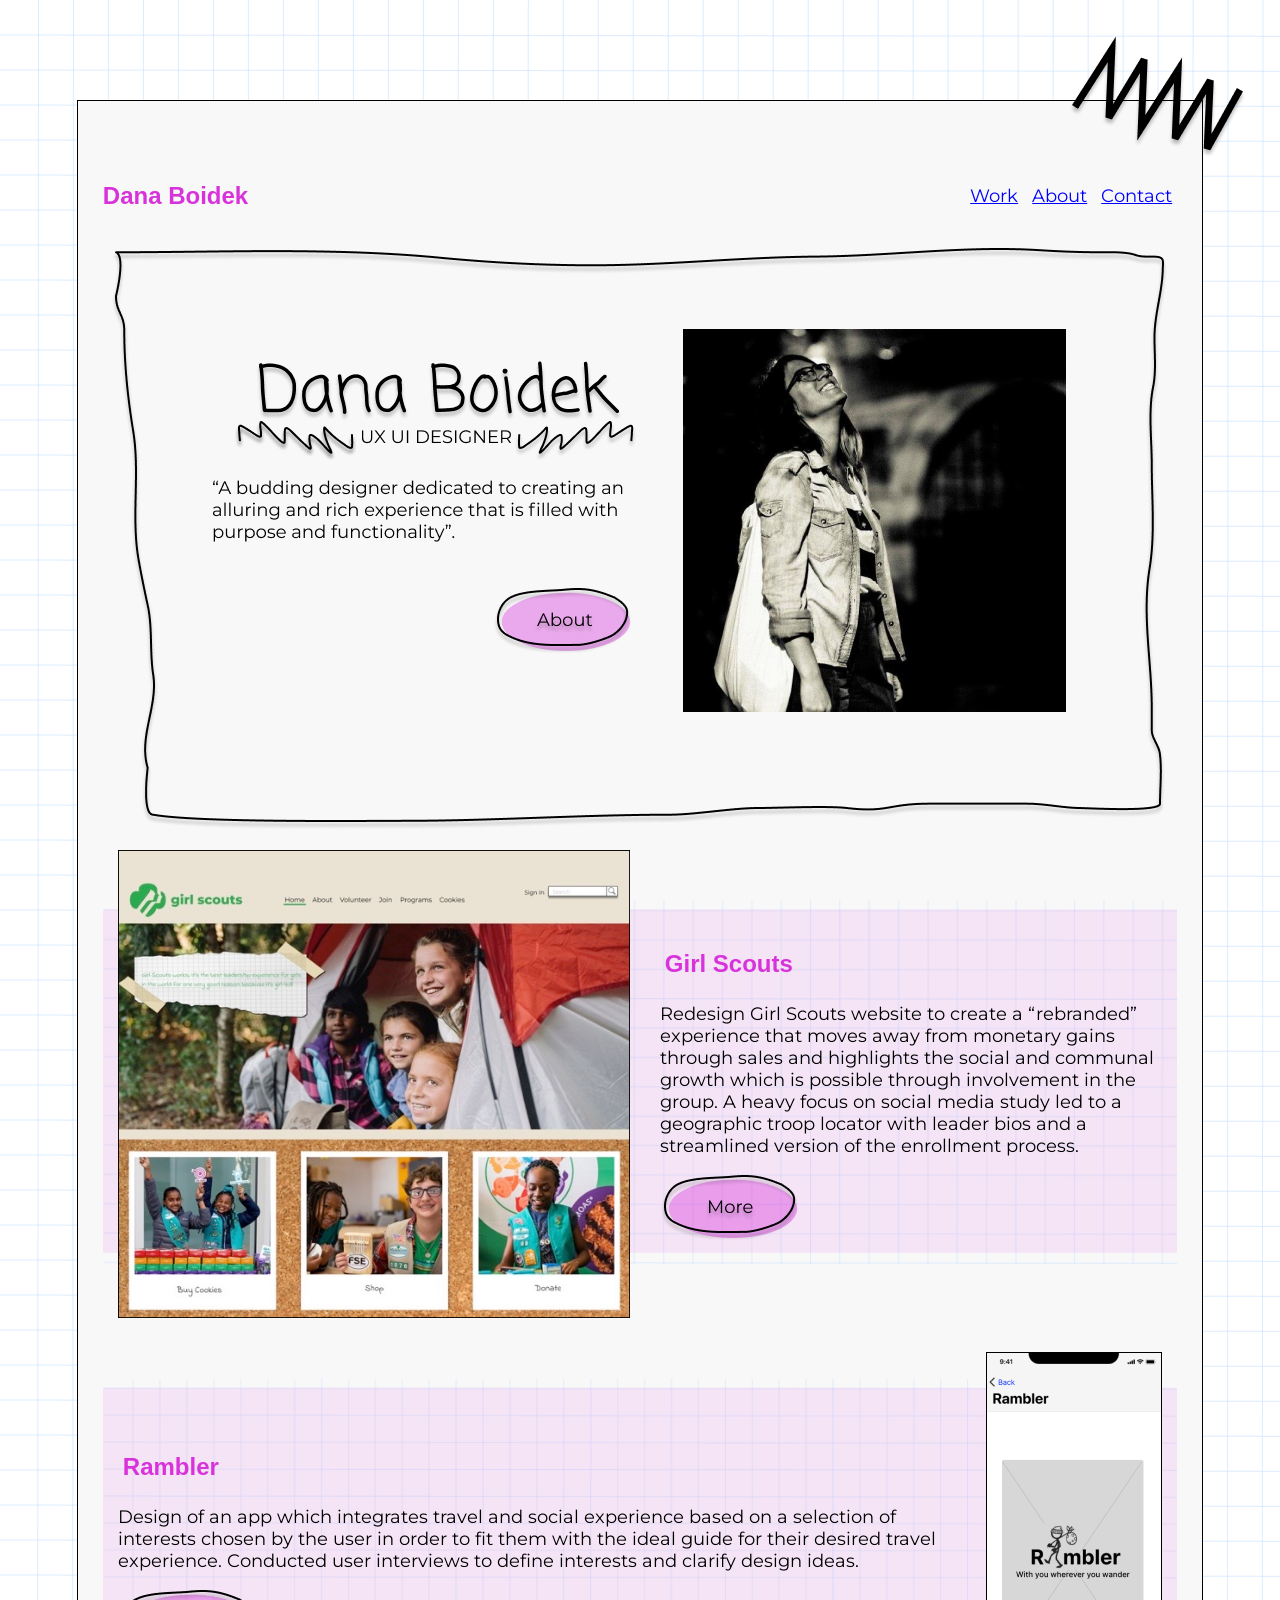
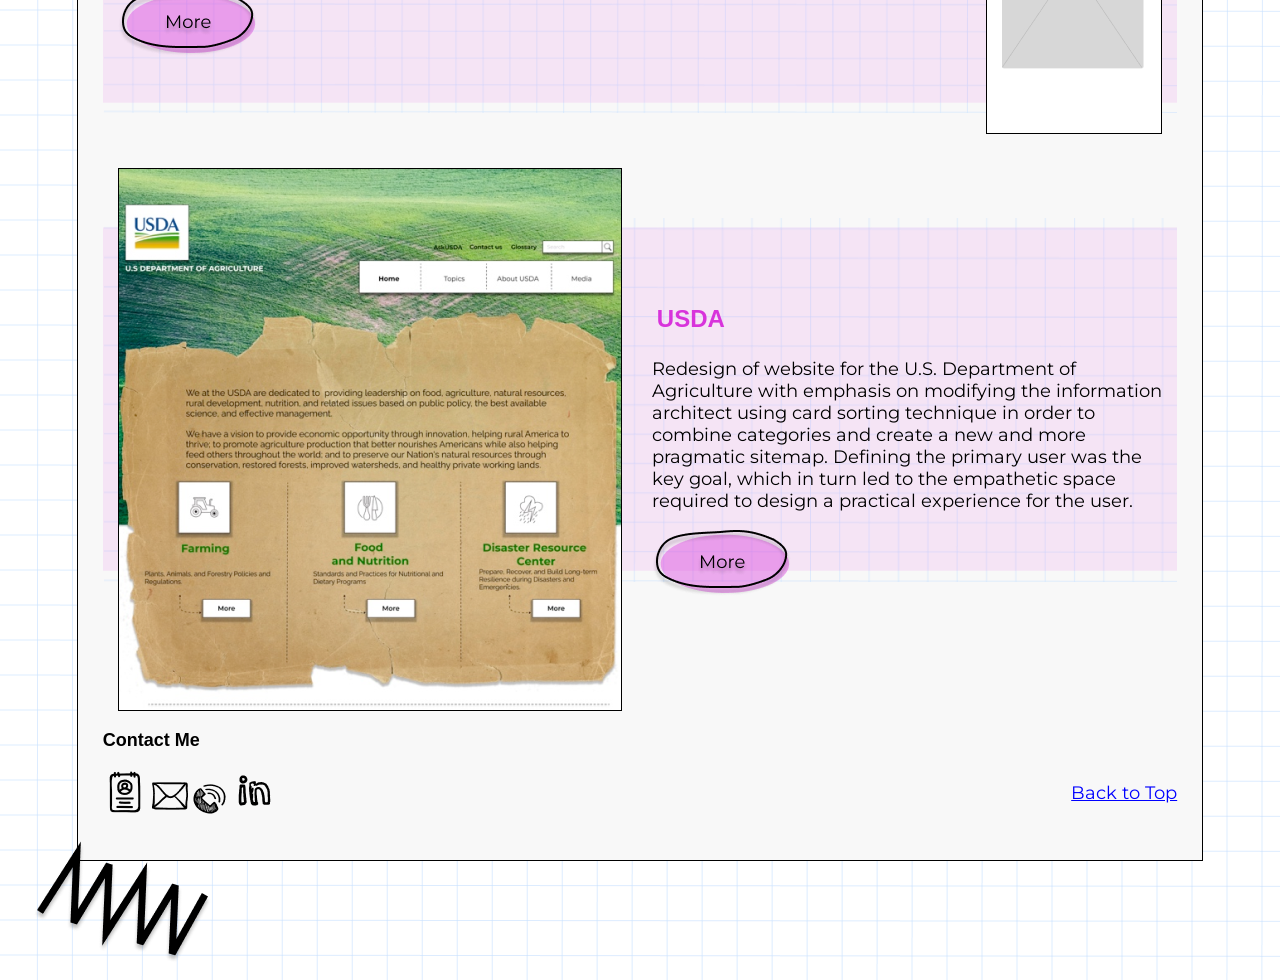
<file: index.html>
<!DOCTYPE html>
<html lang="en">

<head>
  <!-- Hotjar Tracking Code for https://danaboidek.github.io/code--main/ -->
<script>
  (function(h,o,t,j,a,r){
      h.hj=h.hj||function(){(h.hj.q=h.hj.q||[]).push(arguments)};
      h._hjSettings={hjid:2420835,hjsv:6};
      a=o.getElementsByTagName('head')[0];
      r=o.createElement('script');r.async=1;
      r.src=t+h._hjSettings.hjid+j+h._hjSettings.hjsv;
      a.appendChild(r);
  })(window,document,'https://static.hotjar.com/c/hotjar-','.js?sv=');
</script>
  
  <!-- Global site tag (gtag.js) - Google Analytics -->
<script async src="https://www.googletagmanager.com/gtag/js?id=G-JRG1FPZ1K0"></script>
<script>
  window.dataLayer = window.dataLayer || [];
  function gtag(){dataLayer.push(arguments);}
  gtag('js', new Date());

  gtag('config', 'G-JRG1FPZ1K0');
</script>
  <meta charset="UTF-8">
  <meta name="viewport" content="width=device-width, initial-scale=1.0">
  <link href="style.css" type="text/css" rel="stylesheet">
  <title>Dana Boidek</title>
</head>

<body>

  <div class="outsidediv" id="backtotop">

  <div class="display-block">
    <img src="images/Vector_98.png" class="float-right">
  </div>

  <main>
      <header>
        <nav>
          <a href="index.html" id="logo"><h1>Dana Boidek</h1></a>
           <ul>
             <li><a href="casestudy.html">Work</a></li>
             <li><a href="about.html">About</a></li>
             <li><a href="#">Contact</a></li>
           </ul>
         </nav>
     </header>

     <div class="insidediv">
       <a href="#">
         <img src="images/heroimg.png">
       </a>
     </div>

     <div class="flex-container" id="GirlScouts">
       <div class="gridBg"> </div>
       <div class="item-left">
         <img src="images/girlscouts.png">
       </div>
       <div class="item-right">
         <h2>Girl Scouts</h2>
         <p>Redesign Girl Scouts website to create a “rebranded” experience that moves away from monetary gains through sales and highlights the social and communal growth which is possible through involvement in the group. A heavy focus on social media study led to a geographic troop locator with leader bios and a streamlined version of the enrollment process.</p>
         <a href="#">
           <img src="images/more.png">
         </a>
       </div>
     </div>

     <div class="flex-container" id="Rambler">
      <div class="gridBgrambler"> </div>
       <div class="item-left">
         <h2>Rambler</h2>
         <p>Design of an app which integrates travel and social experience based on a selection of interests chosen by the user in order to fit them with the ideal guide for their desired travel experience. Conducted user interviews to define interests and clarify design ideas.</p>
         <a href="#">
           <img src="images/more.png">
         </a>
       </div>
       <div class="item-right">
         <img src="images/rambler.png">
       </div>
     </div>

     <div class="flex-container"  id="USDA">
      <div class="gridBgg"> </div>
       <div class="item-left">
         <img src="images/usda.png">
       </div>
       <div class="item-right">
         <h2>USDA</h2>
         <p>Redesign of website for the U.S. Department of Agriculture with emphasis on modifying the information architect using card sorting technique in order to combine categories and create a new and more pragmatic sitemap. Defining the primary user was the key goal, which in turn led to the empathetic space required to design a practical experience for the user.</p>
         <a href="#">
           <img src="images/more.png">
         </a>
       </div>
     </div>

  </main>

  <footer>
    <h6>Contact Me</h6>
    <div class="flex-container">
      <div class="contact-links">
        
        <ul>
          <li>
            <a href="#">
              <img src="images/resume.png">
            </a>
          </li>
          <li>
            <a href="#">
              <img src="images/mail.png">
            </a>
          </li>
          <li>
            <a href="#">
              <img src="images/phone.png">
            </a>
          </li>
          <li>
            <a href="#">
              <img src="images/linkdin.png">
            </a>
          </li>
        </ul>
      </div>

      <div class="backtotoplink">
        <a href="#backtotop">Back to Top</a>
      </div>

    </div>

    <img src="images/Vector_98.png"  class="float-left">

  </footer>

  </div>

</body>
<script src="https://ajax.googleapis.com/ajax/libs/jquery/3.4.1/jquery.min.js"></script>
<script src="noframework.waypoints.min.js"></script>
<script src="index.js"></script>


</html>
</file>
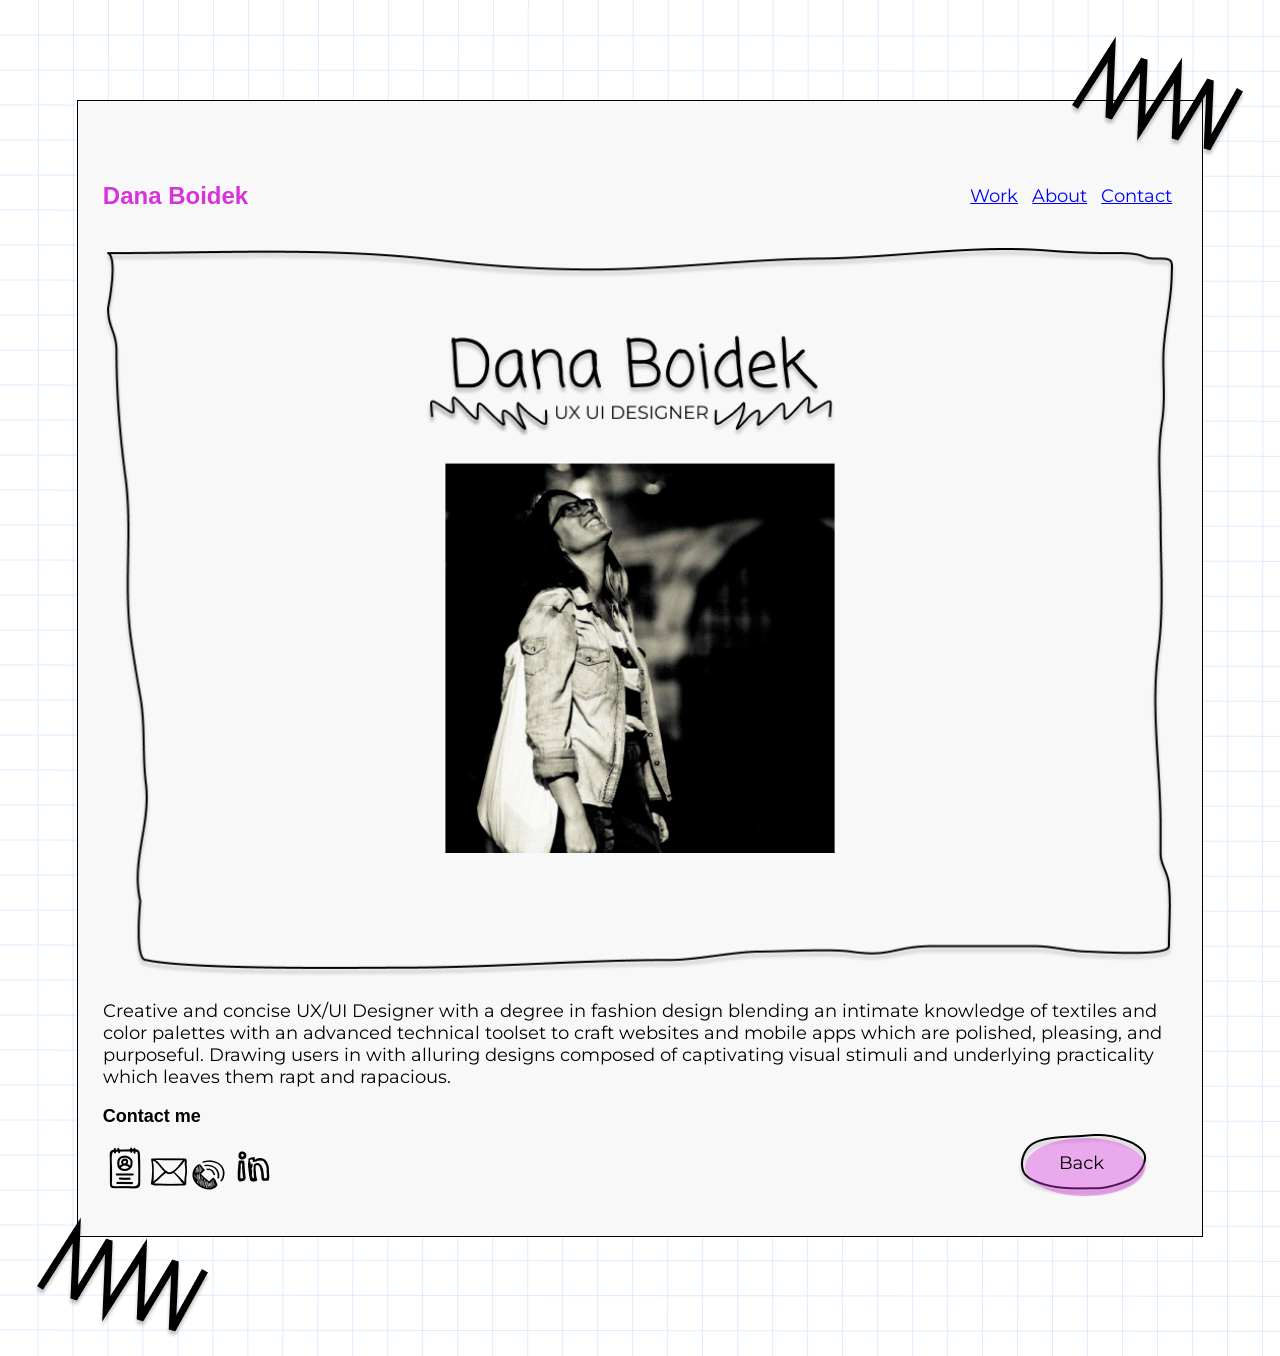
<file: about.html>
<!DOCTYPE html>
<html lang="en">

<head>
  <!-- Hotjar Tracking Code for https://danaboidek.github.io/code--main/ -->
<script>
  (function(h,o,t,j,a,r){
      h.hj=h.hj||function(){(h.hj.q=h.hj.q||[]).push(arguments)};
      h._hjSettings={hjid:2420835,hjsv:6};
      a=o.getElementsByTagName('head')[0];
      r=o.createElement('script');r.async=1;
      r.src=t+h._hjSettings.hjid+j+h._hjSettings.hjsv;
      a.appendChild(r);
  })(window,document,'https://static.hotjar.com/c/hotjar-','.js?sv=');
</script>
  
  <!-- Global site tag (gtag.js) - Google Analytics -->
<script async src="https://www.googletagmanager.com/gtag/js?id=G-JRG1FPZ1K0"></script>
<script>
  window.dataLayer = window.dataLayer || [];
  function gtag(){dataLayer.push(arguments);}
  gtag('js', new Date());

  gtag('config', 'G-JRG1FPZ1K0');
</script>
  <meta charset="UTF-8">
  <meta name="viewport" content="width=device-width, initial-scale=1.0">
  <link href="style.css" type="text/css" rel="stylesheet">
  <title>Dana Boidek</title>

</head>

<body>

  <div class="outsidediv" class="grid-container" id="backtotop">

  <div class="display-block">
    <img src="images/Vector_98.png" class="float-right">
  </div>

  <main>
    <header class="item1">
      <nav>
        <a href="index.html" id="logo"><h1>Dana Boidek</h1></a>
         <ul>
           <li><a href="casestudy.html">Work</a></li>
           <li><a href="#">About</a></li>
           <li><a href="#">Contact</a></li>
         </ul>
       </nav>
   </header>

   <div class="insidediv" class="item2">
    <a href="#">
      <img src="images/option2_aboutme.png" class="aboutPhoto">
    </a>
  </div>
<p class="item3" >
Creative and concise UX/UI Designer with a degree in fashion design blending an intimate
knowledge of textiles and color palettes with an advanced technical toolset to craft websites and
mobile apps which are polished, pleasing, and purposeful. Drawing users in with alluring
designs composed of captivating visual stimuli and underlying practicality which leaves them rapt and rapacious.

</p>
<h6>Contact me</h6>
<div class="contact-links" class="item4">

<ul>
<li>
        <a href="#"><img src="images/resume.png"></a>
      </li>
      <li>
        <a href="#">
          <img src="images/mail.png">
        </a>
      </li>
      <li>
        <a href="#">
          <img src="images/phone.png">
        </a>
      </li>
      <li>
        <a href="#">
          <img src="images/linkdin.png">
        </a>
      </li>
</ul>



<a href="#" class="item5">
    <img src="images/back.png">
  </a>
</div>
  <img src="images/Vector_98.png"  class="float-left">

  </main>
  </div>
</file>
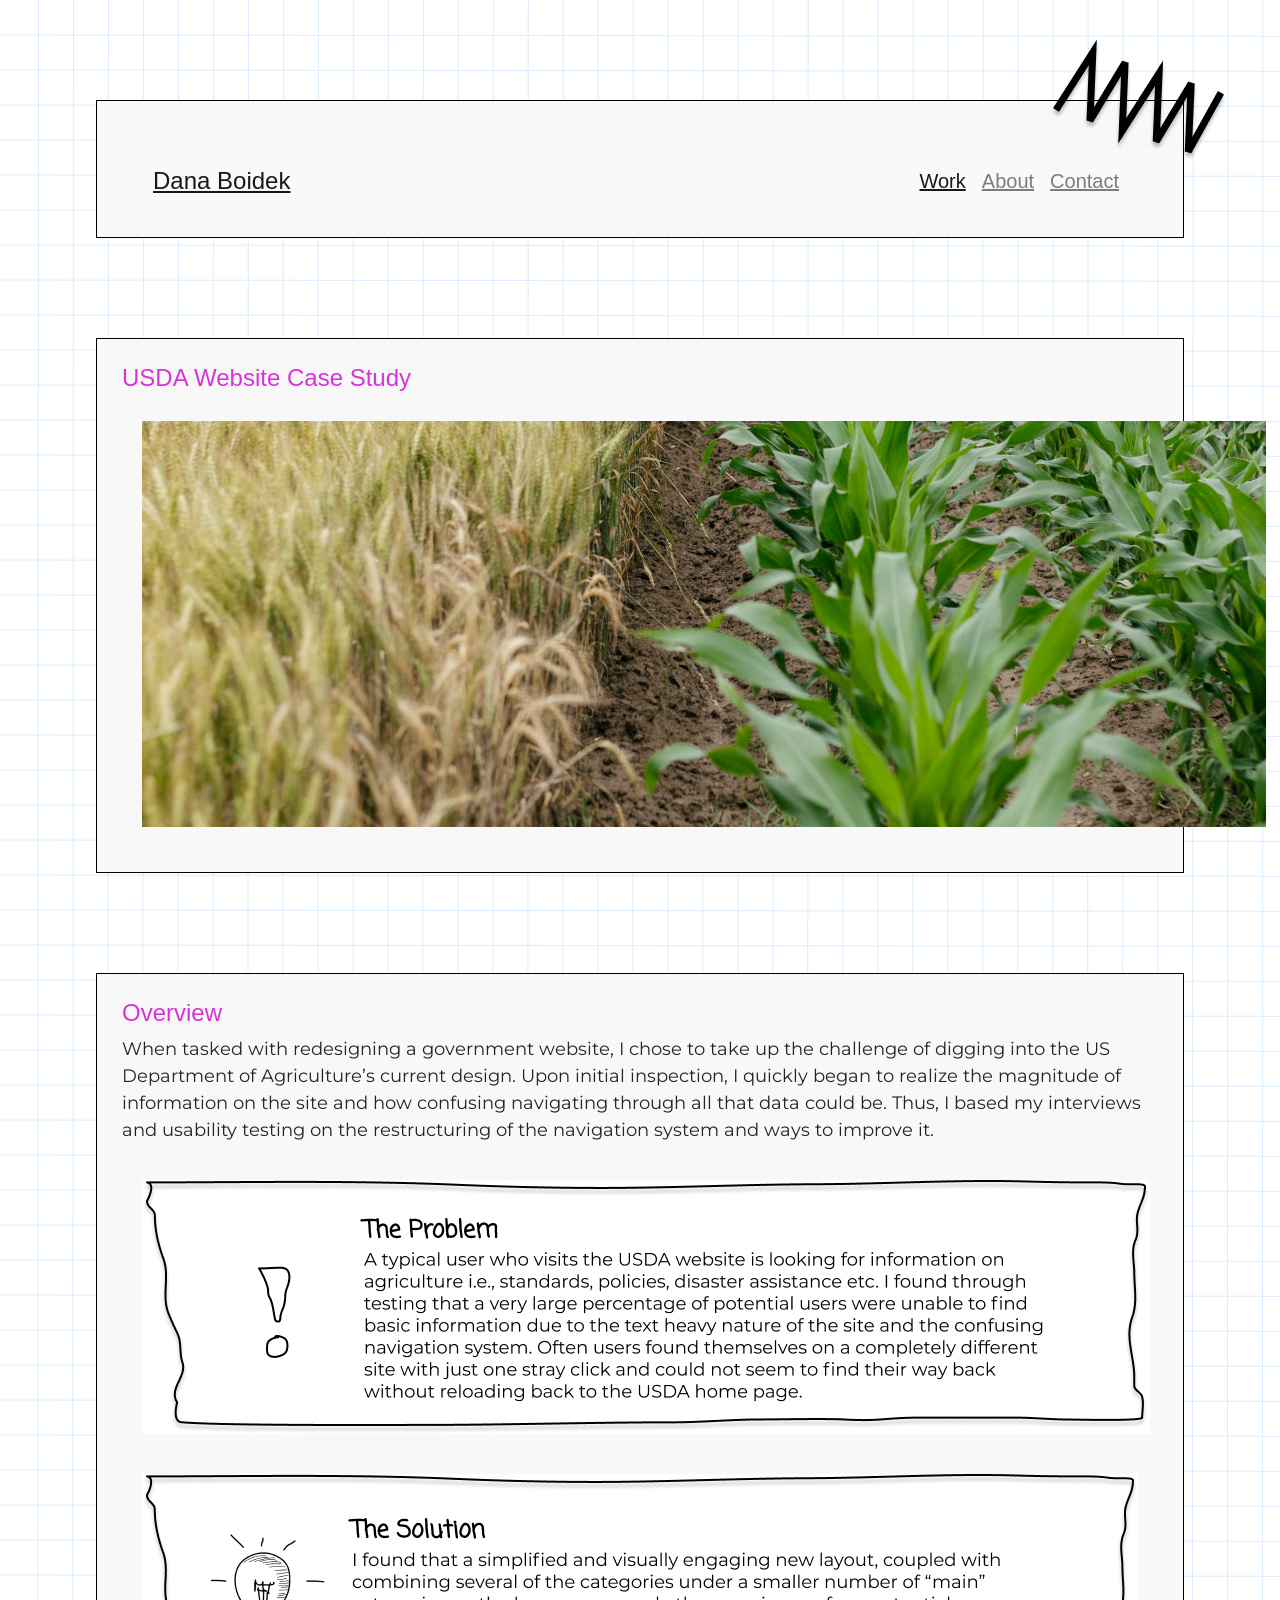
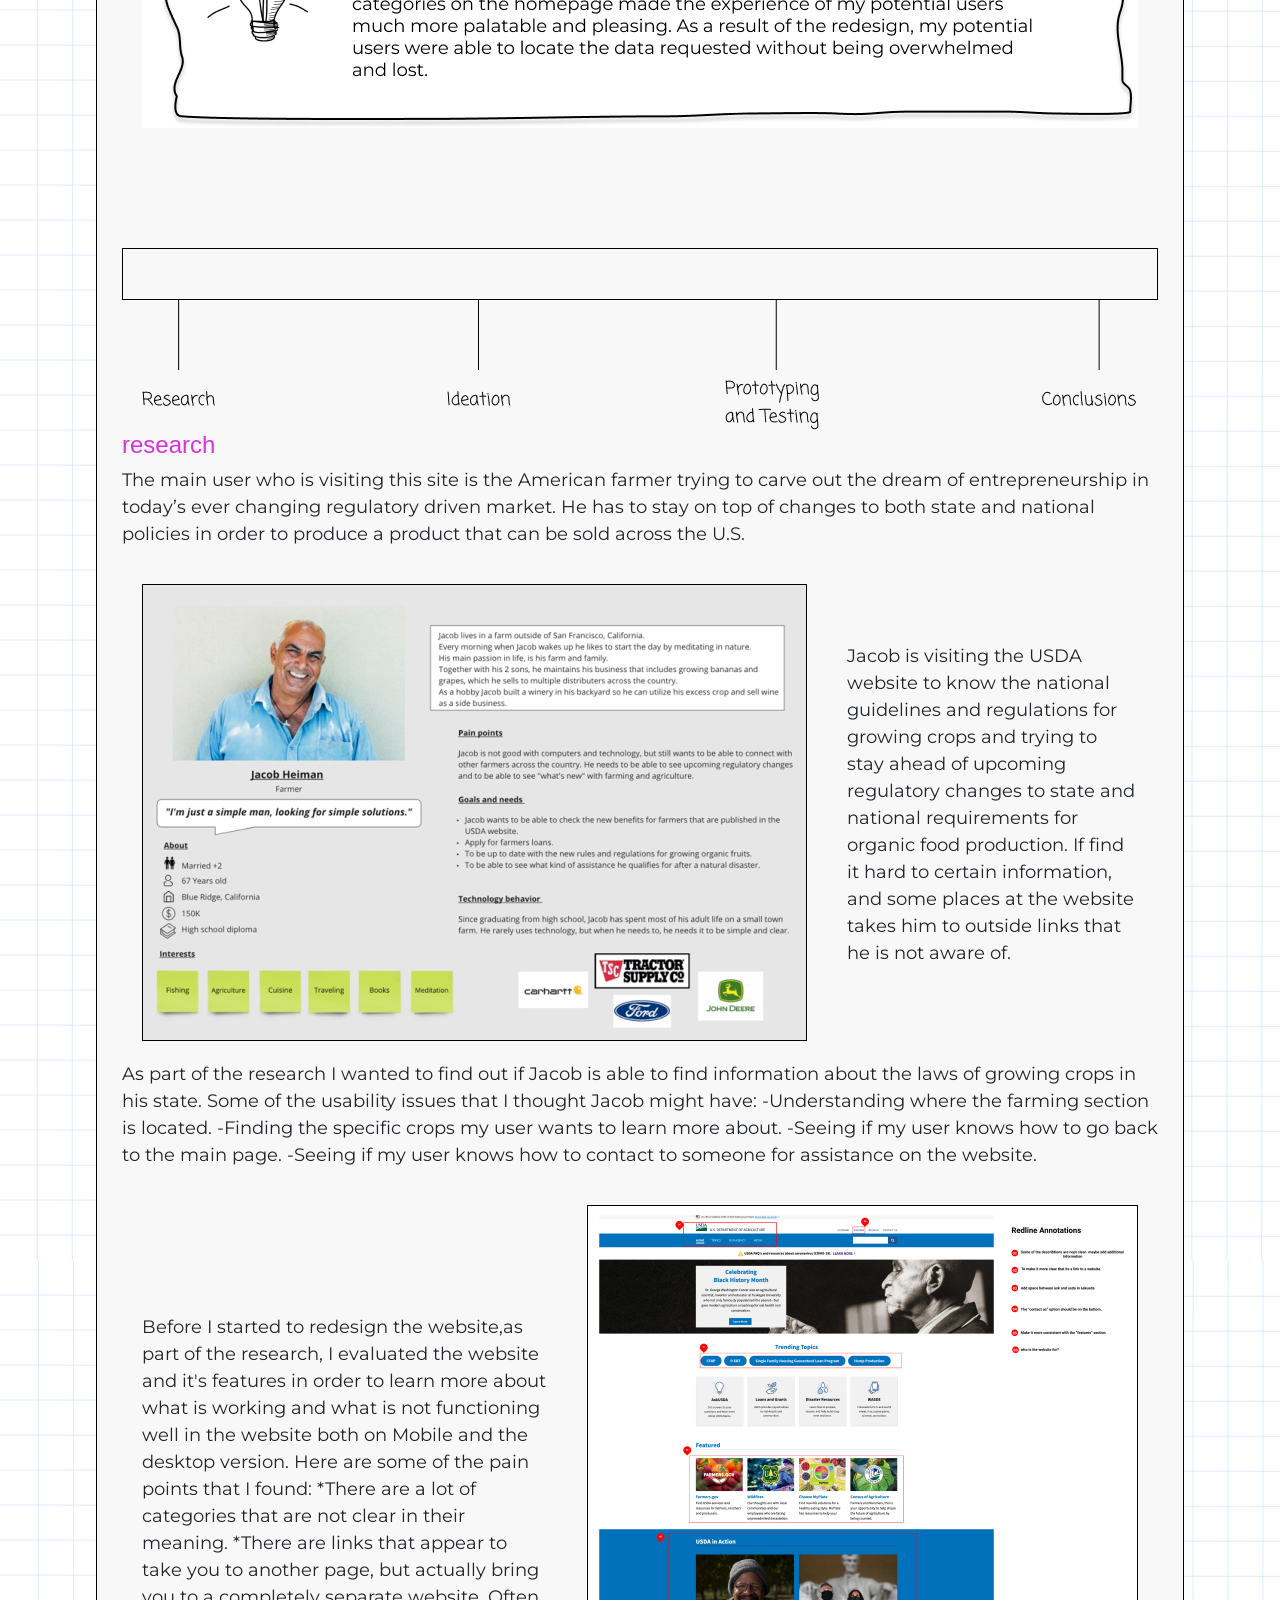
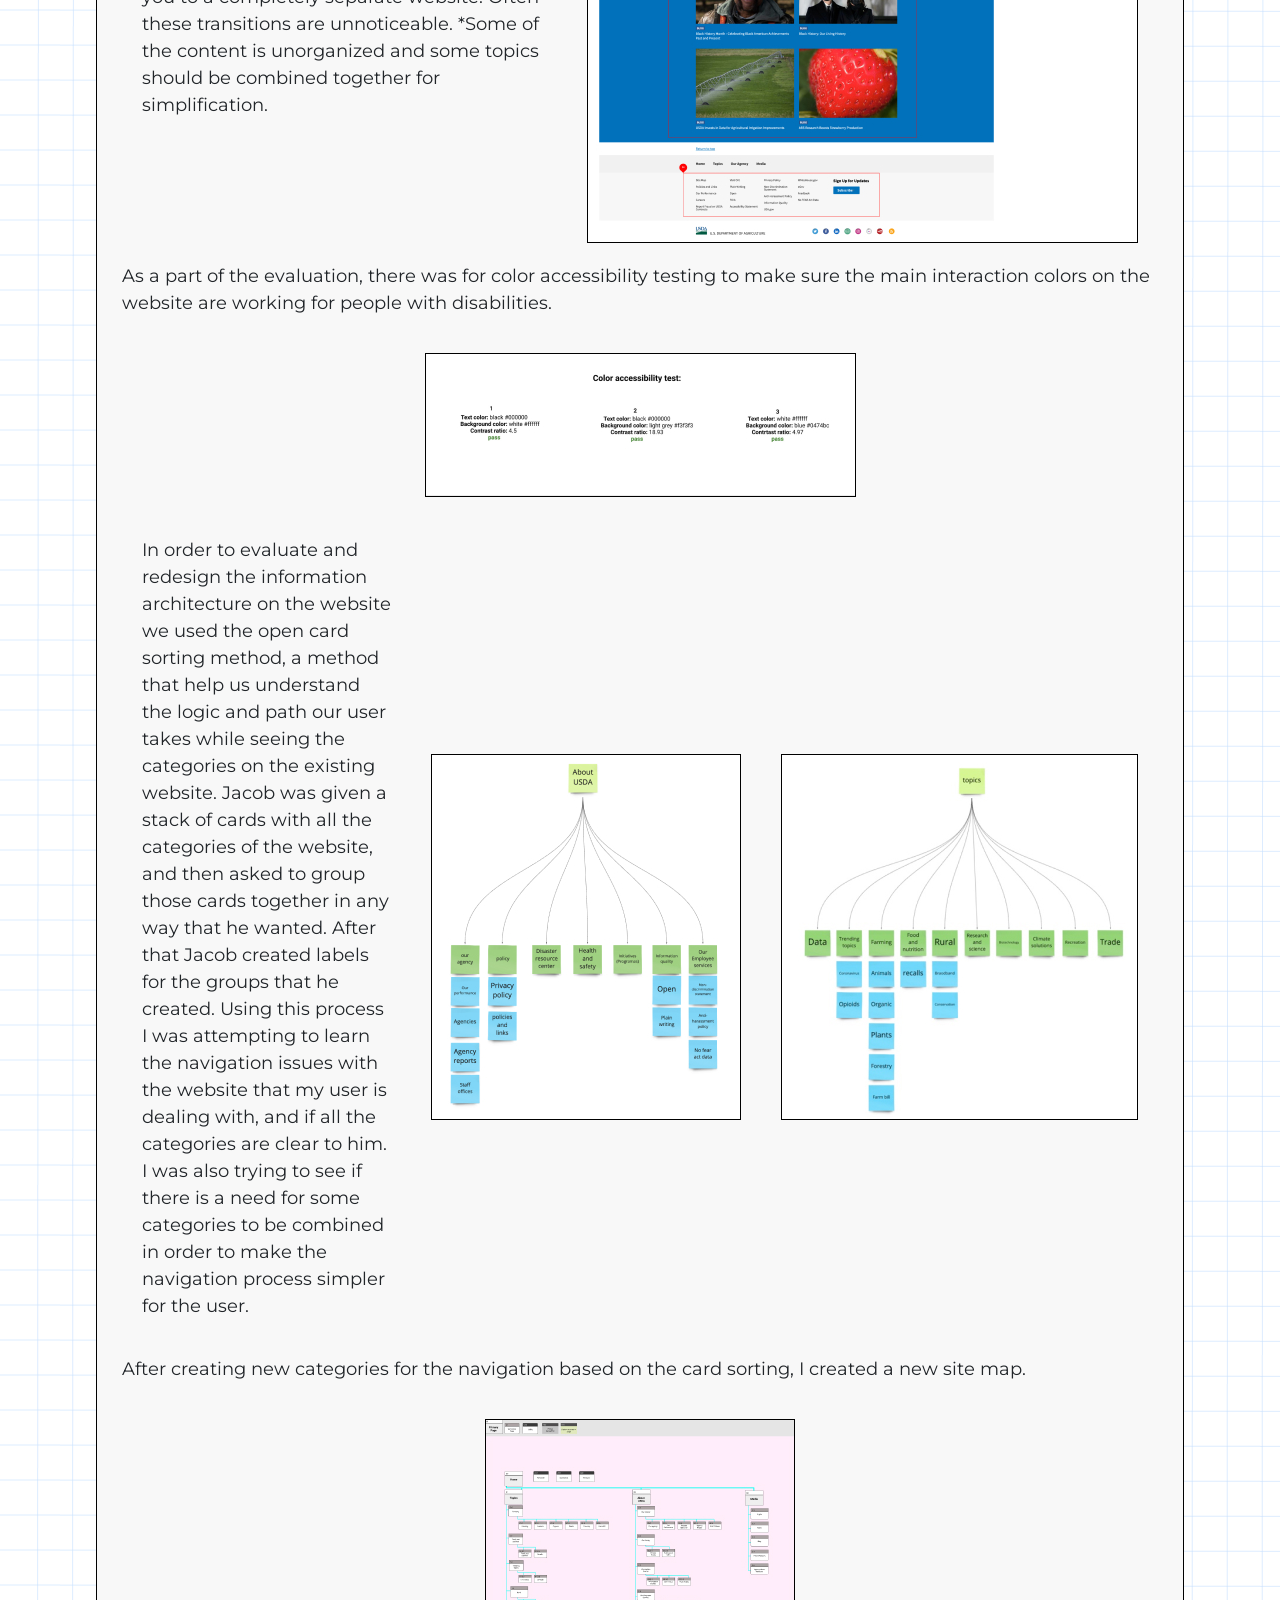
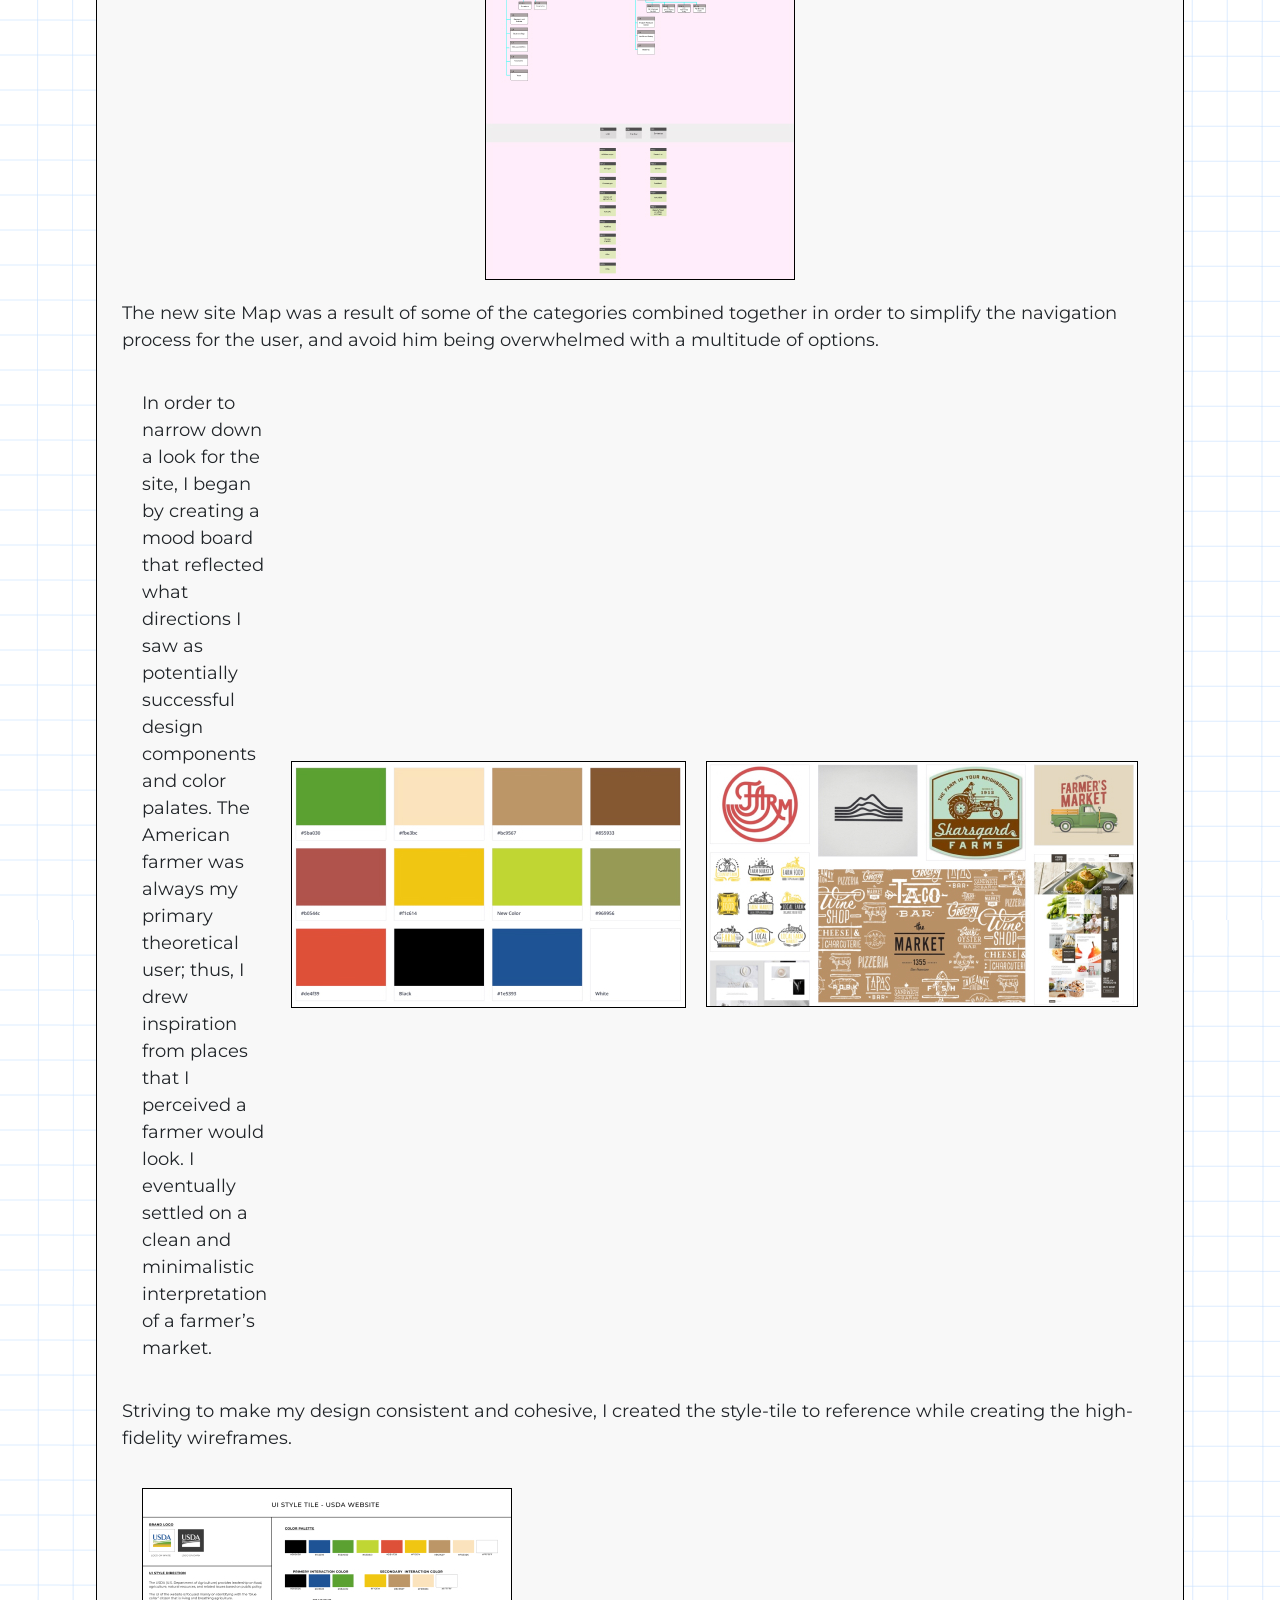
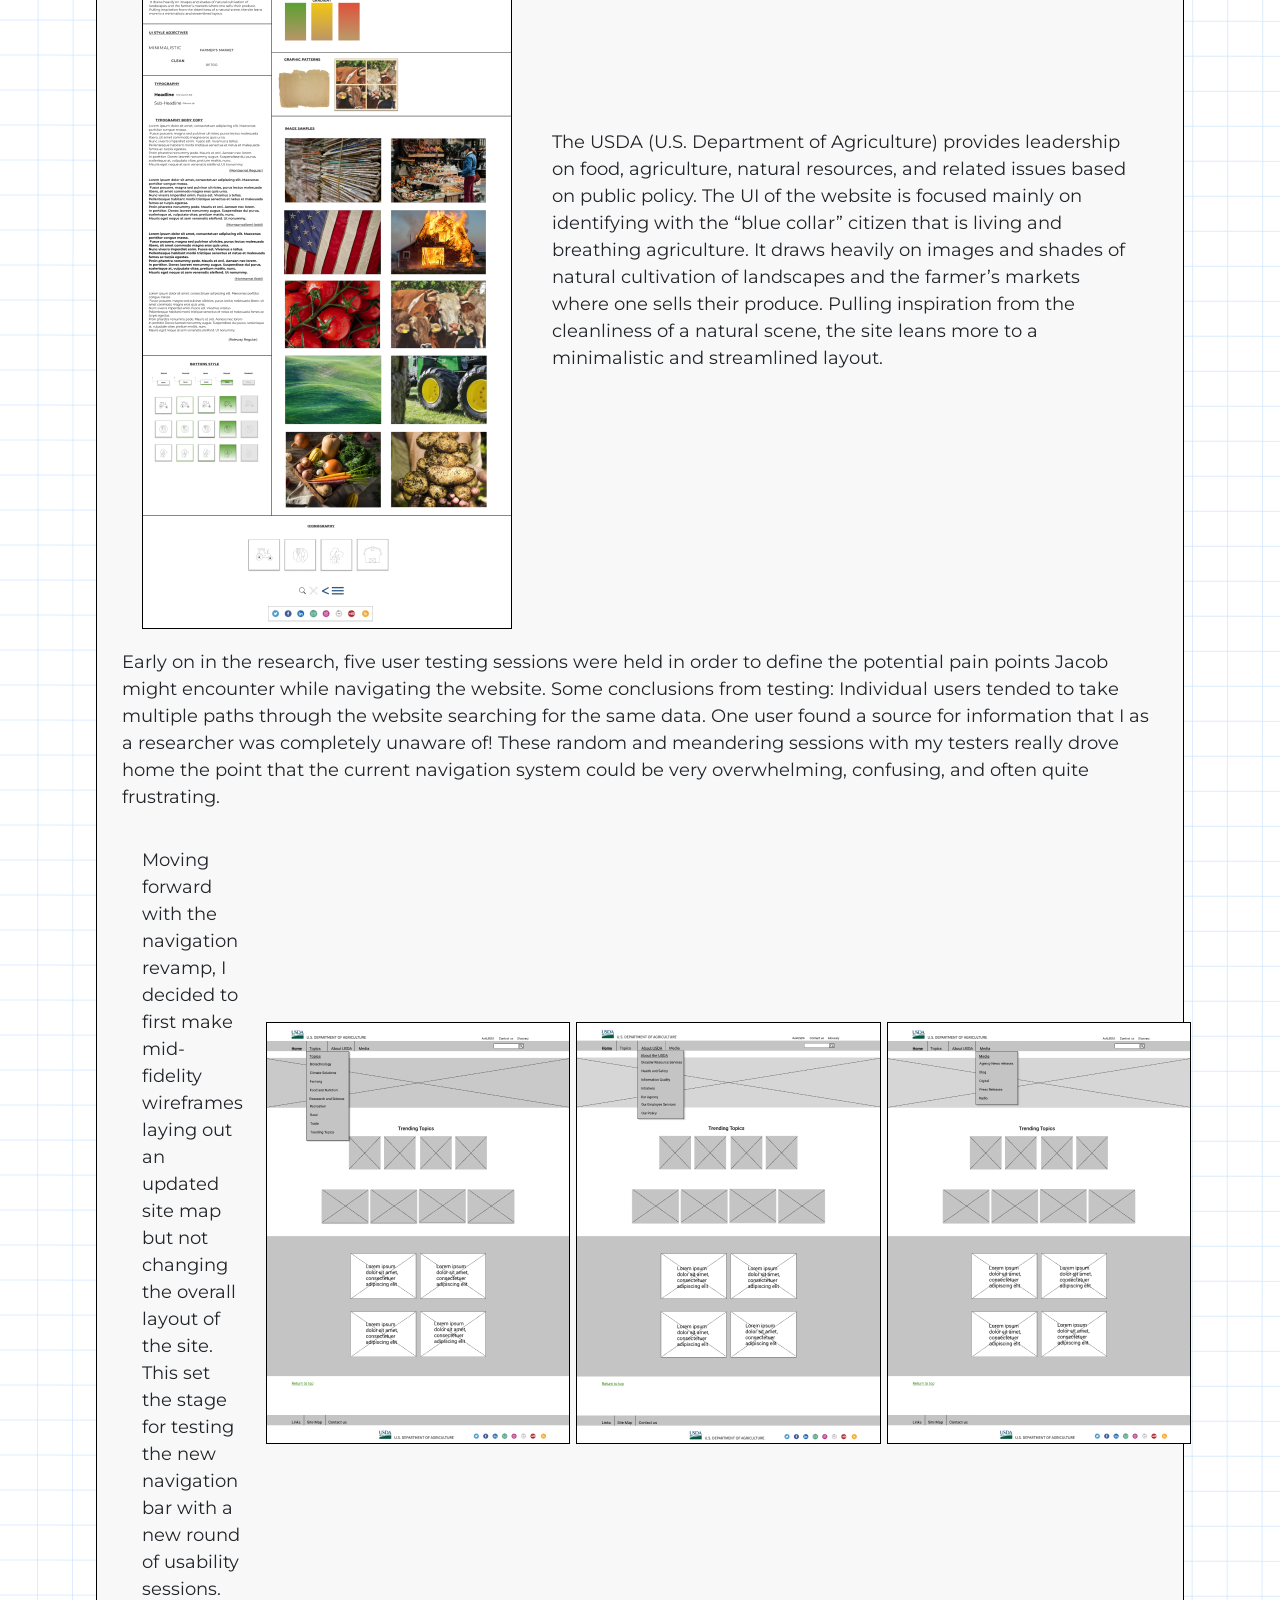
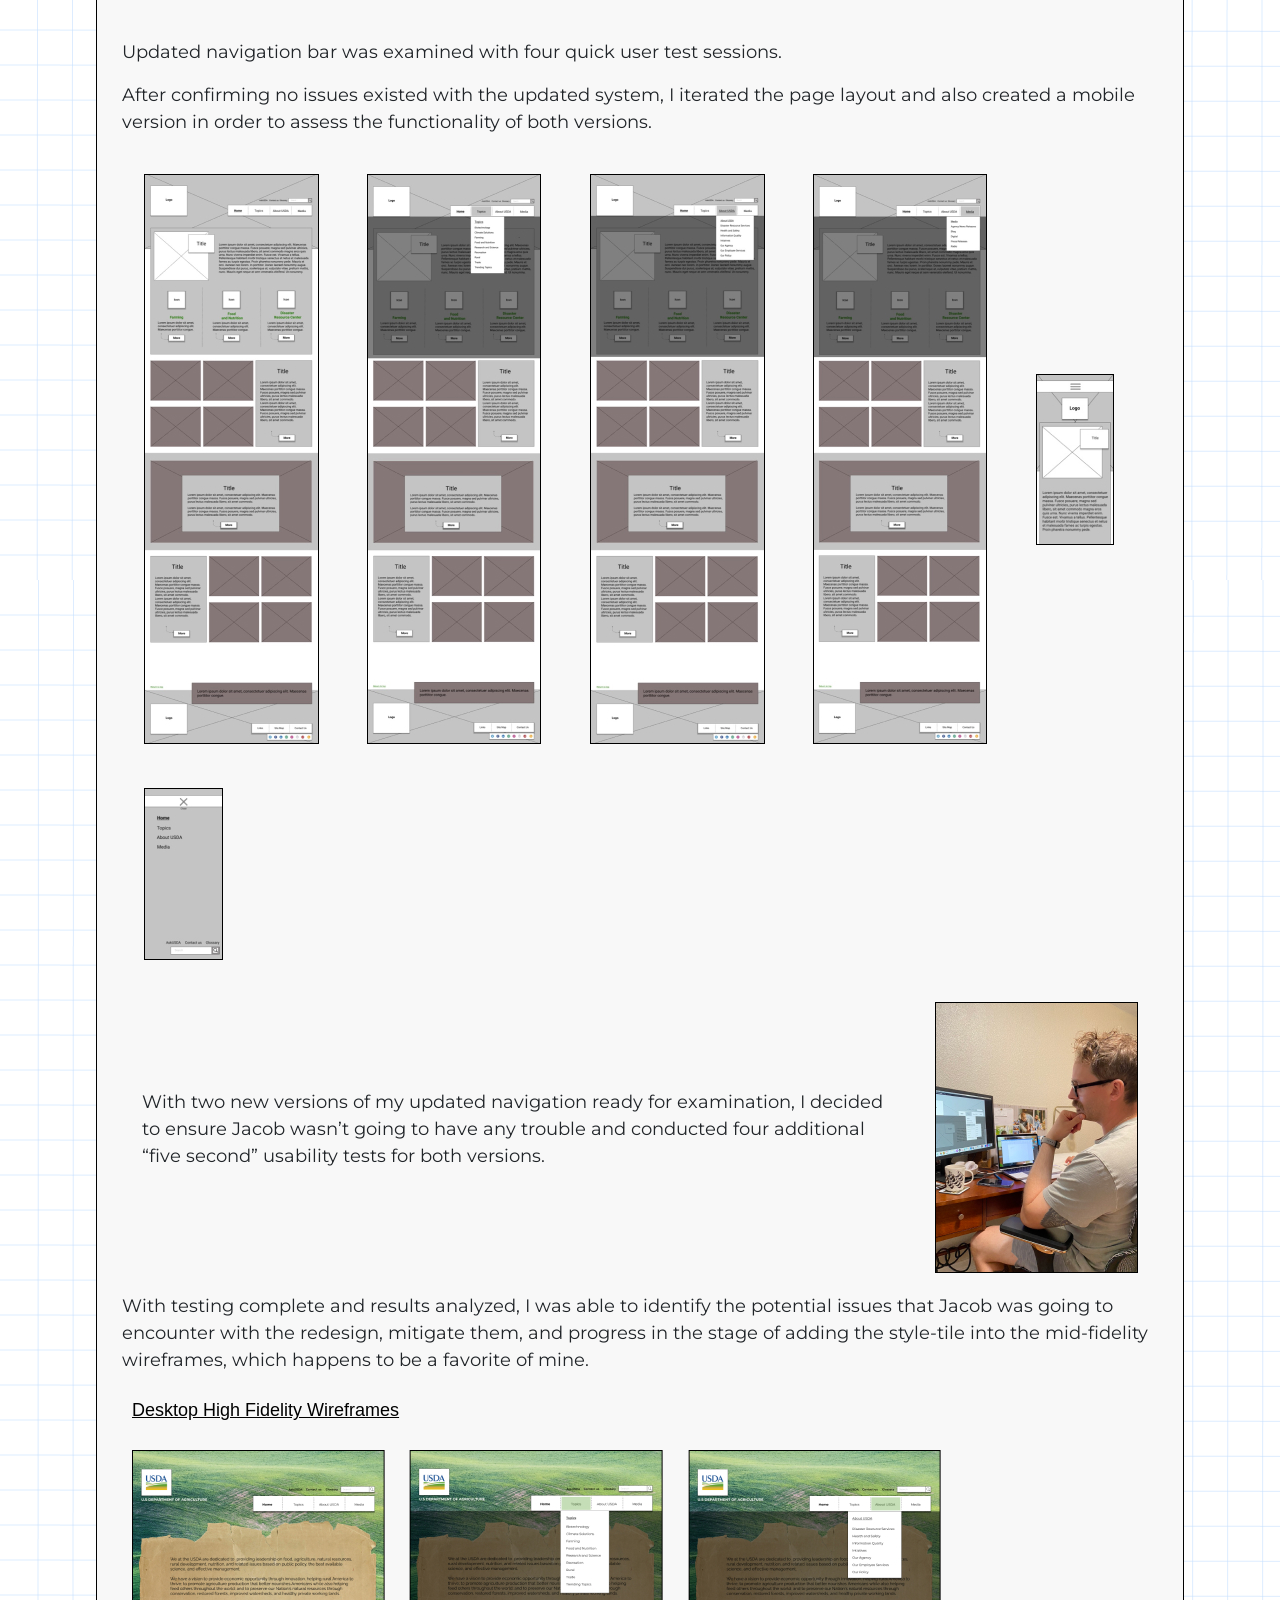
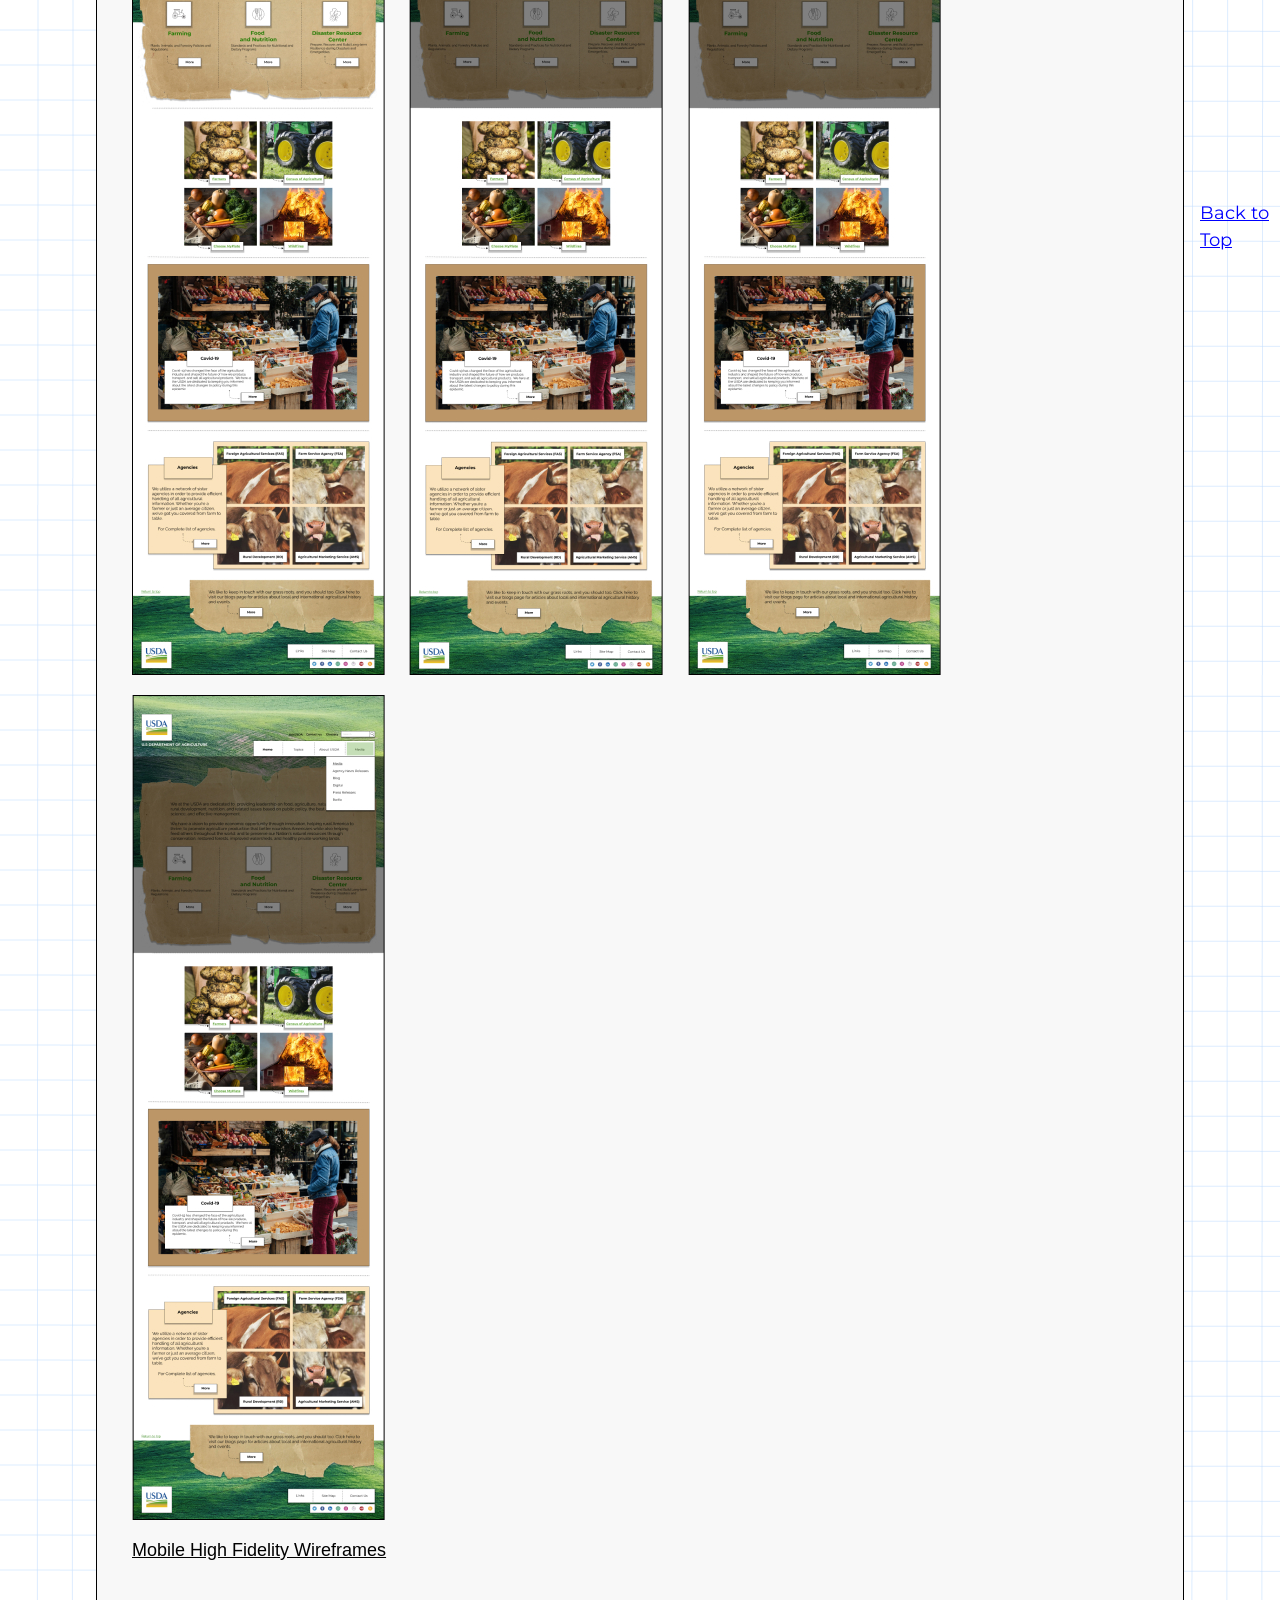
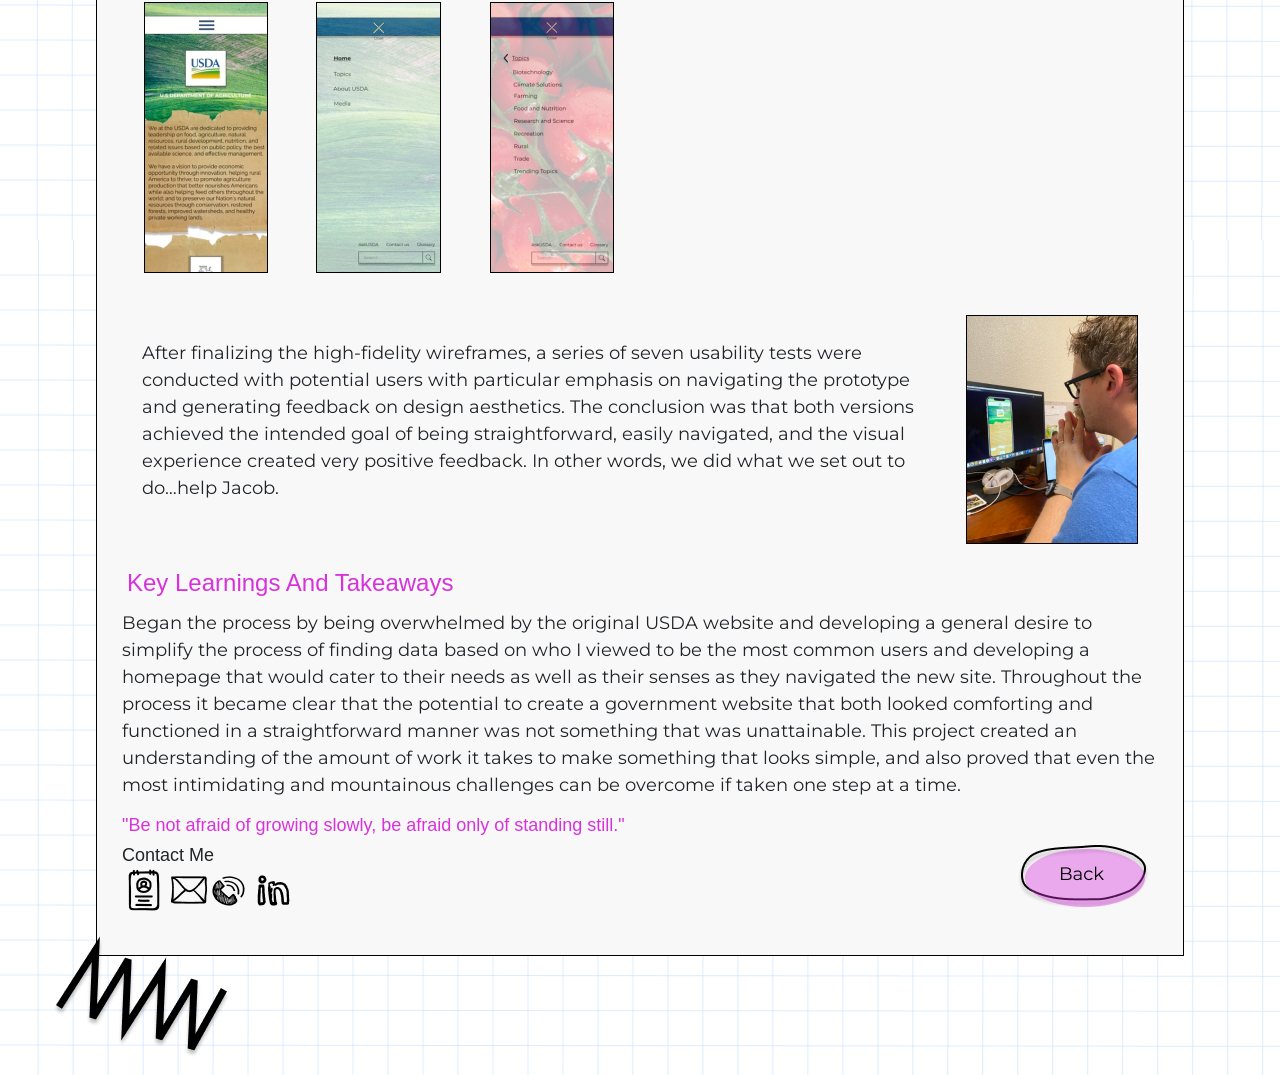
<file: casestudy.html>
<!DOCTYPE html>
<html lang="en">

    <head>
        <!-- Hotjar Tracking Code for https://danaboidek.github.io/code--main/ -->
<script>
    (function(h,o,t,j,a,r){
        h.hj=h.hj||function(){(h.hj.q=h.hj.q||[]).push(arguments)};
        h._hjSettings={hjid:2420835,hjsv:6};
        a=o.getElementsByTagName('head')[0];
        r=o.createElement('script');r.async=1;
        r.src=t+h._hjSettings.hjid+j+h._hjSettings.hjsv;
        a.appendChild(r);
    })(window,document,'https://static.hotjar.com/c/hotjar-','.js?sv=');
</script>
        <!-- Global site tag (gtag.js) - Google Analytics -->
<script async src="https://www.googletagmanager.com/gtag/js?id=G-JRG1FPZ1K0"></script>
<script>
  window.dataLayer = window.dataLayer || [];
  function gtag(){dataLayer.push(arguments);}
  gtag('js', new Date());

  gtag('config', 'G-JRG1FPZ1K0');
</script>
    <link rel="stylesheet" href="https://stackpath.bootstrapcdn.com/bootstrap/4.3.1/css/bootstrap.min.css" integrity="sha384-ggOyR0iXCbMQv3Xipma34MD+dH/1fQ784/j6cY/iJTQUOhcWr7x9JvoRxT2MZw1T" crossorigin="anonymous">
    <link href="style.css" rel="stylesheet">
        <meta charset="UTF-8">
        <meta name="viewport" content="width=device-width, initial-scale=1.0">
        <link href="style.css" type="text/css" rel="stylesheet">
        <title>Dana Boidek</title>
    </head>
      <body>
   
      <div class="outsidediv" class="grid-container" id="backtotop">
        <div class="display-block">
            <img src="images/Vector_98.png" class="float-right">
          </div>
        
        <nav class="navbar navbar-expand-lg navbar-light bg-light">
            <div class="container-fluid">
              <a class="navbar-brand" href="index.html">Dana Boidek</a>
              <button class="navbar-toggler" type="button" data-bs-toggle="collapse" data-bs-target="#navbarSupportedContent" aria-controls="navbarSupportedContent" aria-expanded="false" aria-label="Toggle navigation">
                <span class="navbar-toggler-icon"></span>
              </button>
              <div class="collapse navbar-collapse" id="navbarSupportedContent">
                <ul class="navbar-nav me-auto mb-2 mb-lg-0">
                  <li class="nav-item">
                <a class="nav-link active" aria-current="page" href="#">Work</a>
                  </li>
                  <li class="nav-item">
                    <a class="nav-link" href="about.html">About</a>
                  </li>
                  <li class="nav-item">
                    <a class="nav-link" href="#">Contact</a>
                  </li>
                
                </ul>
              
              </div>
            </div>
        </nav>
      </div>
      <div class="outsidediv" class="grid-container" id="backtotop">
        <h1 class="usda">
            USDA Website Case Study
        </h1>  
         <img src="images/casestudyhero.jpeg" class="rounded mx-auto d-block">

      </div>
      <div class="outsidediv" class="grid-container" id="backtotop">
          <h1 class="overview"> Overview</h1>
          <p>
            When tasked with redesigning a government website, I chose to take up the challenge of digging into the US Department of Agriculture’s current design. Upon initial inspection, I quickly began to realize the magnitude of information on the site and how confusing navigating through all that data could be. Thus, I based my interviews and usability testing on the restructuring of the navigation system and ways to improve it. 

          </p>
          <img src="images/theproblem.jpg" class="rounded mx-auto d-block">
          <img src="images/thesolution.jpg" class="rounded mx-auto d-block">

          <div id="wrapper">
          <div  id="first" class="outsidediv3" class="pink"  id="progressbar"></div>
          <div id="second"> 
            <a href="#research"> <img src="images/research.png"> </a>
            <a href="#ideation"> <img src="images/ideation.png"> </a>
            <a href="#prototype"> <img src="images/prototyping.png"> </a>
            <a href="#Conclusions"> <img src="images/conclusaions.png"> </a>
            </div>
        </div>
          <!-- Research -->
          <div id="research"> 
          <div><h1> research</h1>
          <p>
            The main user who is visiting this site is the American farmer trying to carve out the dream of entrepreneurship in today’s ever changing regulatory driven market.
            He has to stay on top of changes to both state and national policies in order to produce a product that can be sold across the U.S. 
          </p>
        </div>
          <div class="flex-container">
              <img src="images/userpersona.jpg" class="item-right">
          
          <p class="item-left">
            Jacob is visiting the USDA website to know the national guidelines and regulations for growing crops and trying to stay ahead of upcoming regulatory changes to state and national requirements for organic food production.
            If find it hard to certain information, and some places at the website takes him to outside links that he is not aware of. 

          </p>
        </div>

          <p>
            As part of the research I wanted to find out if Jacob is able to find information about the laws of growing crops in his state.

            Some of the usability issues that I thought Jacob might have:
            
            -Understanding where the farming section is located.
            
            -Finding the specific crops my user wants to learn more about.
            
            -Seeing if my user knows how to go back to the main page.
            
            -Seeing if my user knows how to contact to someone for assistance on the website.
          </p>
          <div class="flex-container">
              <p class="item-left">
                Before I started to redesign the website,as part of the research,
                I evaluated the website and it's features in order to learn more about what is working and what is not functioning well in the website both on Mobile and the desktop version.
                
                Here are some of the pain points that I found:
                
                *There are a lot of categories that are not clear in their meaning.
                
                *There are links that appear to take you to another page, but actually bring you to a completely separate website. Often these transitions are unnoticeable.
                
                *Some of the content is unorganized and some topics should be combined together for simplification.
              </p>
              <img src="images/redlining.jpg" class="item-right">
            </div>


              <p>
                As a part of the evaluation, there was for color accessibility testing to make sure the main interaction colors on the website are working for people with disabilities.  
              </p>
              <img src="images/colortest.jpg" class="rounded mx-auto d-block">
              <div class="flex-container">
              <p class="item-right">
                In order to evaluate and redesign the information architecture on the website we used the open card sorting method, a method that help us understand the logic and path our user takes while seeing the categories on the existing website.

                Jacob was given a stack of cards with all the categories of the website, and then asked to group those cards together in any way that he wanted.
                After that Jacob created labels for the groups that he created. 
                
                Using this process I was attempting to learn the navigation issues with the website that my user is dealing with, and if all the categories are clear to him.
                
                I was also trying to see if there is a need for some categories to be combined in order to make the navigation process simpler for the user.


              </p>
              <img src="images/cardsorting1.jpg" class="item-left">
              <img src="images/cardsorting2.jpg" class="item-left">
            </div>
            </div>


            <!-- Ideation -->

            <div id="ideation">
                <p>
                    After creating new categories for the navigation based on the card sorting, I created a new site map.
                </p>
                <img src="images/sitemap.jpg" class="rounded mx-auto d-block">
                <p>
                    The new site Map was a result of  some of the categories combined together in order to simplify the navigation process for the user, and avoid him being overwhelmed with a multitude of options. 
 
                </p>

                <div class="flex-container">
                <p class="item-right">
                    In order to narrow down a look for the site, I began by creating a mood board that reflected what directions I saw as potentially successful design components and color palates.   

The American farmer was always my primary theoretical user; thus, I drew inspiration from places that I perceived a farmer would look. I eventually settled on a clean and minimalistic interpretation of a farmer’s market.
                </p>
                <img src="images/moodboard.jpg" > <img src="images/moodboard2.jpg" class="item-left"> 

            </div>
                <p>
                    Striving to make my design consistent and cohesive, I created the style-tile to reference while creating the high-fidelity wireframes. 
                </p>
                <div class="flex-container">

                <img src="images/styleguide.jpg"  class="item-right">
                <p class="item-left">

The USDA (U.S. Department of Agriculture) provides leadership on food, agriculture, natural resources, and related issues based on public policy.

The UI of the website is focused mainly on identifying with the “blue collar” citizen that is living and breathing agriculture.
It draws heavily on images and shades of natural cultivation of landscapes and the farmer’s markets where one sells their produce.
Pulling inspiration from the cleanliness of a natural scene, the site leans more to a minimalistic and streamlined layout. 


                </p>
                </div>
            </div>

             <!-- Prototyping and Testing -->

            <div id="prototype">
                <p>
                    Early on in the research, five user testing sessions were held in order to define the potential pain points Jacob might encounter while navigating the website.   

Some conclusions from testing:

Individual users tended to take multiple paths through the website searching for the same data. 

One user found a source for information that I as a researcher was completely unaware of! 

These random and meandering sessions with my testers really drove home the point that the current navigation system could be very overwhelming, confusing, and often quite frustrating. 
                </p>
                <div class="flex-container">
                <p class="item-right">
                    Moving forward with the navigation revamp, I decided to first make mid-fidelity wireframes laying out an updated site map but not changing the overall layout of the site. This set the stage for testing the new navigation bar with a new round of usability sessions. 
                </p>

                <img src="images/lowfid1.jpg" class="padding"> <img src="images/lowfid2.jpg" class="padding"> <img src="images/lowfid3.jpg" class="padding">
            </div>
            
                <P>Updated navigation bar was examined with four quick user test sessions.</P>

                <p>


After confirming no issues existed with the updated system, I iterated the page layout and also created a mobile version in order to assess the functionality of both versions.  
                </p>

                <img src="images/midfid1.jpg" class="padding2"> <img src="images/midfid2.jpg" class="padding2"> <img src="images/midfid3.jpg"class="padding2"> <img src="images/midfid4.jpg" class="padding2">
                <img src="images/midfidmobile1.jpg" class="padding2"> <img src="images/midfidmobile2.jpg" class="padding2"> 

                <div class="flex-container">

               


                <p class="item-left">
                    With two new versions of my updated navigation ready for examination, I decided to ensure Jacob wasn’t going to have any trouble and conducted four additional “five second” usability tests for both versions.   
                </p>
                <img src="images/usertesting1.jpg" class="item-left">
            </div>

                <p>
                    With testing complete and results analyzed, I was able to identify the potential issues that Jacob was going to encounter with the redesign, mitigate them, and progress in the stage of adding the style-tile into the mid-fidelity wireframes, which happens to be a favorite of mine.    

                </p>

                <h3>
                    Desktop High Fidelity Wireframes
                </h3>

                <img src="images/highfid1.jpg" class="padding3"> <img src="images/highfid2.jpg" class="padding3"> <img src="images/highfid3.jpg" class="padding3"> <img src="images/highfid4.jpg" class="padding3">

                <h3>
                    Mobile High Fidelity Wireframes
                </h3>

                <img src="images/highfidmobile1.jpg" class="padding2"> <img src="images/highfidmobile2.jpg" class="padding2"> <img src="images/highfidmobile3.jpg" class="padding2">

                <div class="flex-container">

                <p class="item-left">
                    After finalizing the high-fidelity wireframes, a series of seven usability tests were conducted with potential users with particular emphasis on navigating the prototype and generating feedback on design aesthetics.

The conclusion was that both versions achieved the intended goal of being straightforward, easily navigated, and the visual experience created very positive feedback. 

In other words, we did what we set out to do…help Jacob. 

                </p>

                <img src="images/usertesting2.jpg" class="item-right">
            </div>



            </div>


            <!-- Conclusions -->

            <div id="Conclusions">

                <h2>
                    Key Learnings And Takeaways 
                </h2>

                <p>
                    Began the process by being overwhelmed by the original USDA website and developing a general desire to simplify the process of finding data based on who I viewed to be the most common users and developing a homepage that would cater to their needs as well as their senses as they navigated the new site.

Throughout the process it became clear that the potential to create a government website that both looked comforting and functioned in a straightforward manner was not something that was unattainable.

This project created an understanding of the amount of work it takes to make something that looks simple, and also proved that even the most intimidating and mountainous challenges can be overcome if taken one step at a time.
                </p>


                <h4 class="quate">
                    "Be not afraid of growing slowly, be afraid only of standing still." 
                </h4>

            </div>





             <!-- back button and footer -->
            

<footer>

    <a href="index.html" class="item5">
        <img src="images/back.png">
      </a>


    <h6>Contact Me</h6>
    <div class="flex-container">
      <div class="contact-links">
        
        <ul>
          <li>
            <a href="#">
              <img src="images/resume.png">
            </a>
          </li>
          <li>
            <a href="#">
              <img src="images/mail.png">
            </a>
          </li>
          <li>
            <a href="#">
              <img src="images/phone.png">
            </a>
          </li>
          <li>
            <a href="#">
              <img src="images/linkdin.png">
            </a>
          </li>
        </ul>
      </div>

      <div class="backtotoplink" style="position: absolute; left: 1200px;  top:9800px">
        <a href="#backtotop">Back to Top</a>
      </div>

    </div>

    <img src="images/Vector_98.png"  class="float-left">
    

  </footer>
 


        </div>
      

      <script src="https://cdn.jsdelivr.net/npm/bootstrap@5.0.1/dist/js/bootstrap.bundle.min.js" integrity="sha384-gtEjrD/SeCtmISkJkNUaaKMoLD0//ElJ19smozuHV6z3Iehds+3Ulb9Bn9Plx0x4" crossorigin="anonymous"></script>
    </body>
    <script src="https://ajax.googleapis.com/ajax/libs/jquery/3.4.1/jquery.min.js"></script>
<script src="noframework.waypoints.min.js"></script>
<script src="index.js"></script>

     </html>
</file>
<file: style.css>
/*********** Import Fonts ***********/

@import url('https://fonts.googleapis.com/css2?family=Coming+Soon&family=Montserrat&display=swap');

/*********** Background Image ***********/

body {
  background-image: url("images/Group_262.png");
}

/*********** Background Container ***********/

.outsidediv {
  background-color:#f8f8f8 ;
  border: solid 1px  black ;
  width: 85%;
  margin: 100px auto ;
  padding: 25px;
}

.outsidediv3 {
  background-color:#f8f8f8 ;
  border: solid 1px  black ;
  width: 85%;
  margin: 100px auto ;
  padding: 25px;
}
.outsidediv1 {
  background-color:#f8f8f8 ;
  border: solid 1px  black ;
  width: 85%;
  margin: 100px auto ;
  padding: 25px;

}

.navbar-brand {
  font-family: 'Coming Soon', sans-serif;
  font-size: 24px;

}

.nav-link {
  font-family: 'Coming Soon', sans-serif;
  font-size: 20px;
}
/*********** Hero Section ***********/

.center {
  margin: 0 auto; 
}
.insidediv {
  text-align: center;
}
/*********** Fonts ***********/

h1 {
  font-family: 'Coming Soon', sans-serif;
  font-size: 24px;
  color: #d833db;
}

h2 {
  font-family: 'Coming Soon', sans-serif;
  font-size: 24px;
  color: #d833db;
  padding: 5px;
  


}

.overview {
  font-family: 'Coming Soon', sans-serif;
  font-size: 24px;
  color: #d833db;

}
h3 {
  font-family: 'Coming Soon', sans-serif;
  font-size: 18px;
  text-decoration: underline;
  color: black;
  padding: 10px;
}


.quate {
  font-family: 'Coming Soon', sans-serif;
  font-size: 18px;
  color: #d833db;

}

h6 {
  font-family: 'Coming Soon', sans-serif;
  font-size: 18px ;
  margin: 0;
}

p {
  font-family: 'Montserrat', sans-serif;
  font-size: 18px;
}

/*********** Header ***********/

header ul {
  float: right;
  color: black;
  margin: 0;
}

header li {
  display: inline-block;
  padding: 0px 5px;
  margin: 0;
  font-family: 'Montserrat', sans-serif;
  font-size: 18px;
}

header {
  display: inline;
  margin: 0;
  padding: 5px;
}

nav {
  display: flex;
  justify-content: space-between;
  align-items: center;
}

/*********** Link Styles ***********/

a {
  font-family: 'Montserrat', sans-serif;
  font-size: 18px;
  text-decoration: underline;
  color: blue;
}

a#logo {
  color: #000;
  text-decoration: none;
}

/*********** Footer ***********/

div.contact-links ul {

  list-style-type: none;
  padding: 0;
}

div.contact-links ul li {
  display: inline;
}

div.contact-links ul li a {
  text-decoration: none;
}
.contact-links {
  display: flex;
  justify-content: space-between;
  align-items: center;
}

footer div.flex-container {
  display: flex;
  justify-content: space-between;
  align-items: center;
}

/*********** Home Page Case Studies ***********/

div.flex-container {
  display: flex;
  justify-content: space-around;
  align-items: center;
}

.item-left img,
.item-right img {
  max-width: 40vw;
}

div.item-left,
div.item-right {
  padding: 15px 15px;
  position: relative;
  z-index: 5px;
}

/*********** Decorative Element - Zig Zag ***********/

div.display-block {
  display: inline-block;
  width: 100%;
  height: 10px;
}

.float-right {
  float: right;
  position: relative;
  margin-top: -100px;
  left: 75px;
}

.float-left {
  float: left;
  position: relative;
  right: 75px;
}


a#logo {
  color: #000;
  text-decoration: none;
}

@media only screen and (min-width: 600px) {
/* desktop */
      .item1 {grid-area:header;}
      .item2 {grid-area:insidediv;}
      .item3 {grid-area: paragraph;}
      .item4 {grid-area: contact-links;}
      .item5 {grid-area: backbutton;}

.grid-container {
  display: grid;
  grid-template-areas: 
  'header header header header header header'
  'insidediv insidediv insidediv insidediv insidediv insidediv'
  'paragraph paragraph paragraph paragraph paragraph paragraph'
  'contact-links contact-links contact-links backbutton backbutton'
 ;
  grid-gap: 10px;
  padding: 10px; 

grid-template-rows: 75% 25%;
grid-template-columns: 75% 25%;
}

}




@media only screen and (max-width: 600px) {
/* mobile */
.item1 {grid-area:header;}
.item2 {grid-area:insidediv;}
.item3 {grid-area: paragraph;}
.item4 {grid-area: contact-links;}
.item5 {grid-area: backbutton;}

.grid-container {
  display: grid;
  grid-template-areas: 
  'header '
  'insidediv '
  'paragraph'
  'contact-links backbutton'
 ;
  grid-gap: 10px;
  padding: 100px; 

grid-template-rows: 75% 25%;
grid-template-columns: 10% ;
}

#logo {
  width: 50px; 
}

}


.aboutPhoto {
  width: 100%; 
}

/* case study area */

#GirlScouts {
position: relative;

}

#Rambler {
position: relative;

}

#USDA {
position: relative;
}

.gridBg {
  background-image: url("images/casestudygrid.png");
  background-size: cover;
  position: absolute;
  top: 65px;
  left:2000px;
  z-index:1px ;
  width: 100%;
  height: 364px;
  opacity: 0;
  transition: all 1s ease; 


}

.gridBgg {
  background-image: url("images/casestudygrid.png");
  background-size: cover;
  position: absolute;
  top: 65px;
  left:2000px;
  z-index:1px ;
  width: 100%;
  height: 364px;
  opacity: 0;
  transition: all 1s ease; 


}

.gridBgrambler {
  background-image: url("images/casestudygrid.png");
  background-size: cover;
  position: absolute;
  top: 42px;
  left: -150% ;
  z-index:1px ;
  width: 100%;
  height: 334px;
  opacity: 0;
  transition: all 1s ease; 

}

.navbar-nav {
  margin-left: auto;
  margin-right: 0, !important;
}

.item5 {
  position: absolute;
  right: 130px; 
}

.outsidediv3 {
  width: 100%;

}

.pink{
  background-image: url("images/pinkline.jpg");
  background-size: cover;
  position: absolute;
  top: 42px;
  left: -150% ;
  z-index:1px ;
  width: 100%;
  height: 334px;
  opacity: 0;
  transition: all 1s ease; 
}

.item-left{
  padding: 20px;
}


.item-right{
  padding: 20px;
}

.rounded {
  padding: 20px;
}

.padding {
  padding: 3px;
}

.padding2 {
  padding: 22px;
}

.padding3 {
  padding: 10px;
}



#second {
  display: flex;
  justify-content: space-between;

}

.outsidediv3 {
  position: relative;
  display: flex;
  margin: 100px auto 0 auto; 
}
</file>
